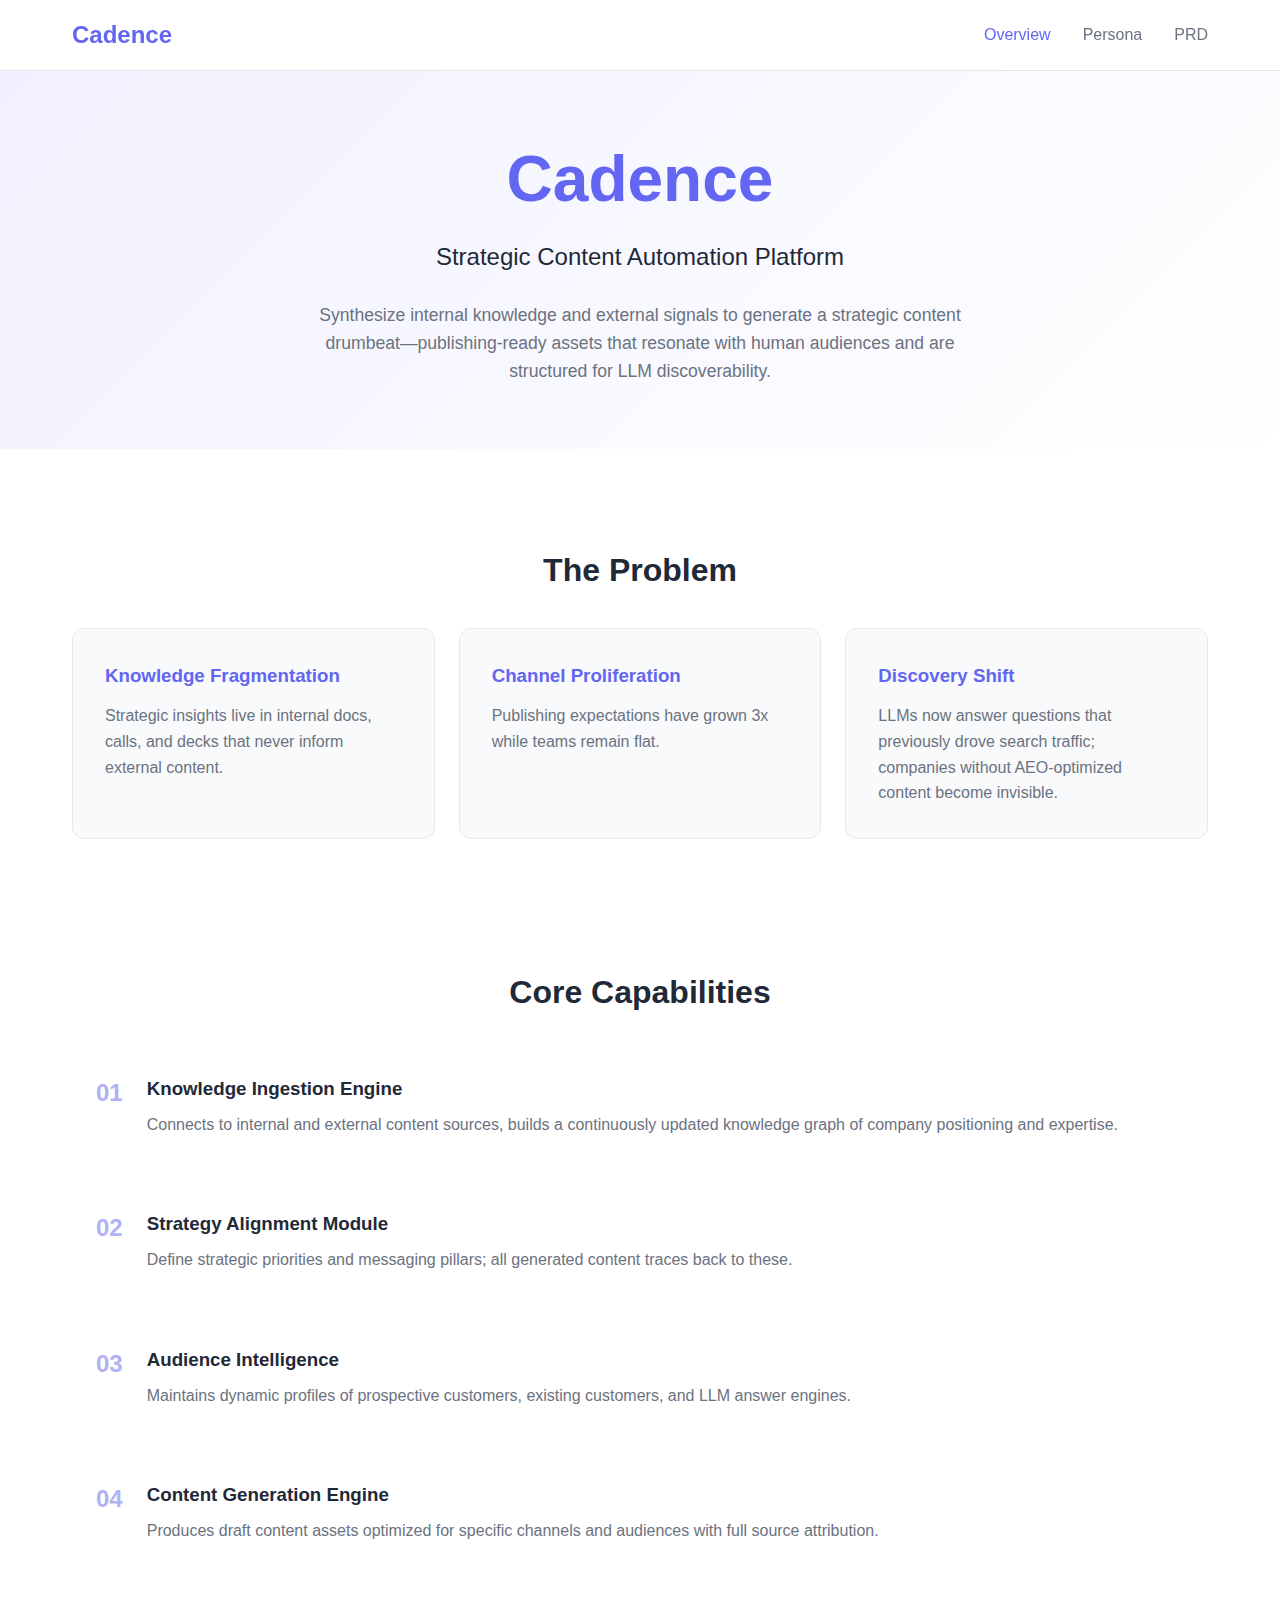
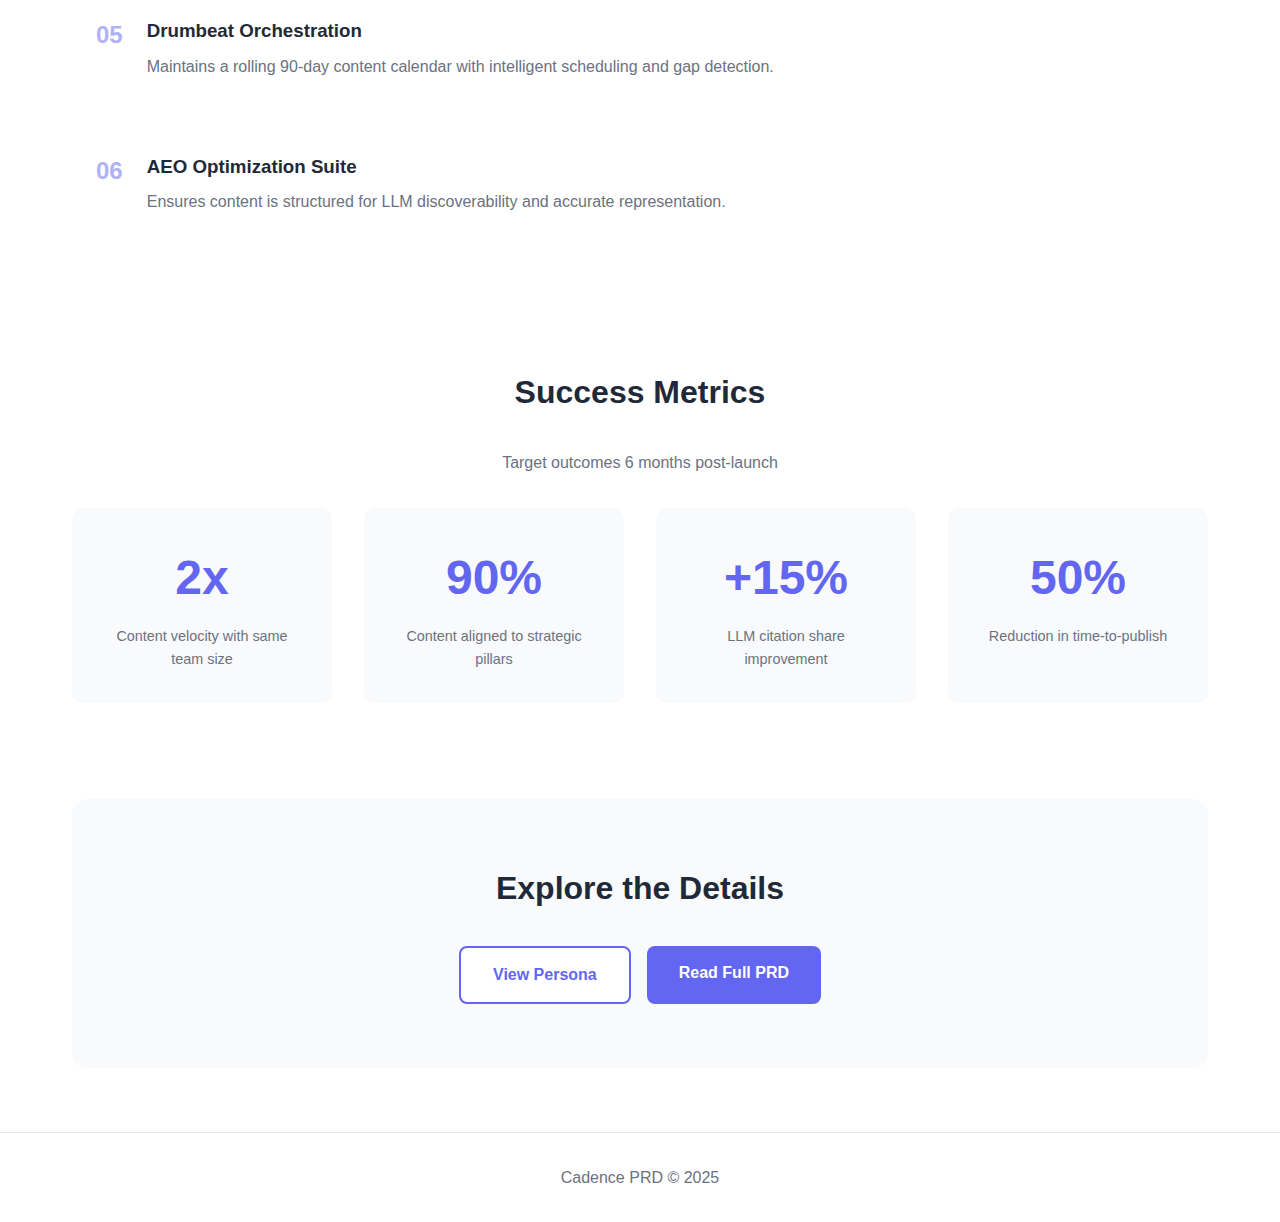
<file: index.html>
<!DOCTYPE html>
<html lang="en">
<head>
    <meta charset="UTF-8">
    <meta name="viewport" content="width=device-width, initial-scale=1.0">
    <title>Cadence - Strategic Content Automation Platform</title>
    <link rel="stylesheet" href="styles.css">
</head>
<body>
    <nav>
        <div class="nav-container">
            <a href="index.html" class="logo">Cadence</a>
            <div class="nav-links">
                <a href="index.html" class="active">Overview</a>
                <a href="persona.html">Persona</a>
                <a href="prd.html">PRD</a>
            </div>
        </div>
    </nav>

    <header class="hero">
        <h1>Cadence</h1>
        <p class="tagline">Strategic Content Automation Platform</p>
        <p class="subtitle">Synthesize internal knowledge and external signals to generate a strategic content drumbeat—publishing-ready assets that resonate with human audiences and are structured for LLM discoverability.</p>
    </header>

    <main>
        <section class="problem">
            <h2>The Problem</h2>
            <div class="card-grid">
                <div class="card">
                    <h3>Knowledge Fragmentation</h3>
                    <p>Strategic insights live in internal docs, calls, and decks that never inform external content.</p>
                </div>
                <div class="card">
                    <h3>Channel Proliferation</h3>
                    <p>Publishing expectations have grown 3x while teams remain flat.</p>
                </div>
                <div class="card">
                    <h3>Discovery Shift</h3>
                    <p>LLMs now answer questions that previously drove search traffic; companies without AEO-optimized content become invisible.</p>
                </div>
            </div>
        </section>

        <section class="capabilities">
            <h2>Core Capabilities</h2>
            <div class="capability-list">
                <div class="capability">
                    <span class="number">01</span>
                    <div>
                        <h3>Knowledge Ingestion Engine</h3>
                        <p>Connects to internal and external content sources, builds a continuously updated knowledge graph of company positioning and expertise.</p>
                    </div>
                </div>
                <div class="capability">
                    <span class="number">02</span>
                    <div>
                        <h3>Strategy Alignment Module</h3>
                        <p>Define strategic priorities and messaging pillars; all generated content traces back to these.</p>
                    </div>
                </div>
                <div class="capability">
                    <span class="number">03</span>
                    <div>
                        <h3>Audience Intelligence</h3>
                        <p>Maintains dynamic profiles of prospective customers, existing customers, and LLM answer engines.</p>
                    </div>
                </div>
                <div class="capability">
                    <span class="number">04</span>
                    <div>
                        <h3>Content Generation Engine</h3>
                        <p>Produces draft content assets optimized for specific channels and audiences with full source attribution.</p>
                    </div>
                </div>
                <div class="capability">
                    <span class="number">05</span>
                    <div>
                        <h3>Drumbeat Orchestration</h3>
                        <p>Maintains a rolling 90-day content calendar with intelligent scheduling and gap detection.</p>
                    </div>
                </div>
                <div class="capability">
                    <span class="number">06</span>
                    <div>
                        <h3>AEO Optimization Suite</h3>
                        <p>Ensures content is structured for LLM discoverability and accurate representation.</p>
                    </div>
                </div>
            </div>
        </section>

        <section class="metrics">
            <h2>Success Metrics</h2>
            <p class="metrics-intro">Target outcomes 6 months post-launch</p>
            <div class="metrics-grid">
                <div class="metric">
                    <span class="metric-value">2x</span>
                    <span class="metric-label">Content velocity with same team size</span>
                </div>
                <div class="metric">
                    <span class="metric-value">90%</span>
                    <span class="metric-label">Content aligned to strategic pillars</span>
                </div>
                <div class="metric">
                    <span class="metric-value">+15%</span>
                    <span class="metric-label">LLM citation share improvement</span>
                </div>
                <div class="metric">
                    <span class="metric-value">50%</span>
                    <span class="metric-label">Reduction in time-to-publish</span>
                </div>
            </div>
        </section>

        <section class="cta">
            <h2>Explore the Details</h2>
            <div class="cta-buttons">
                <a href="persona.html" class="btn btn-secondary">View Persona</a>
                <a href="prd.html" class="btn btn-primary">Read Full PRD</a>
            </div>
        </section>
    </main>

    <footer>
        <p>Cadence PRD &copy; 2025</p>
    </footer>
</body>
</html>
</file>
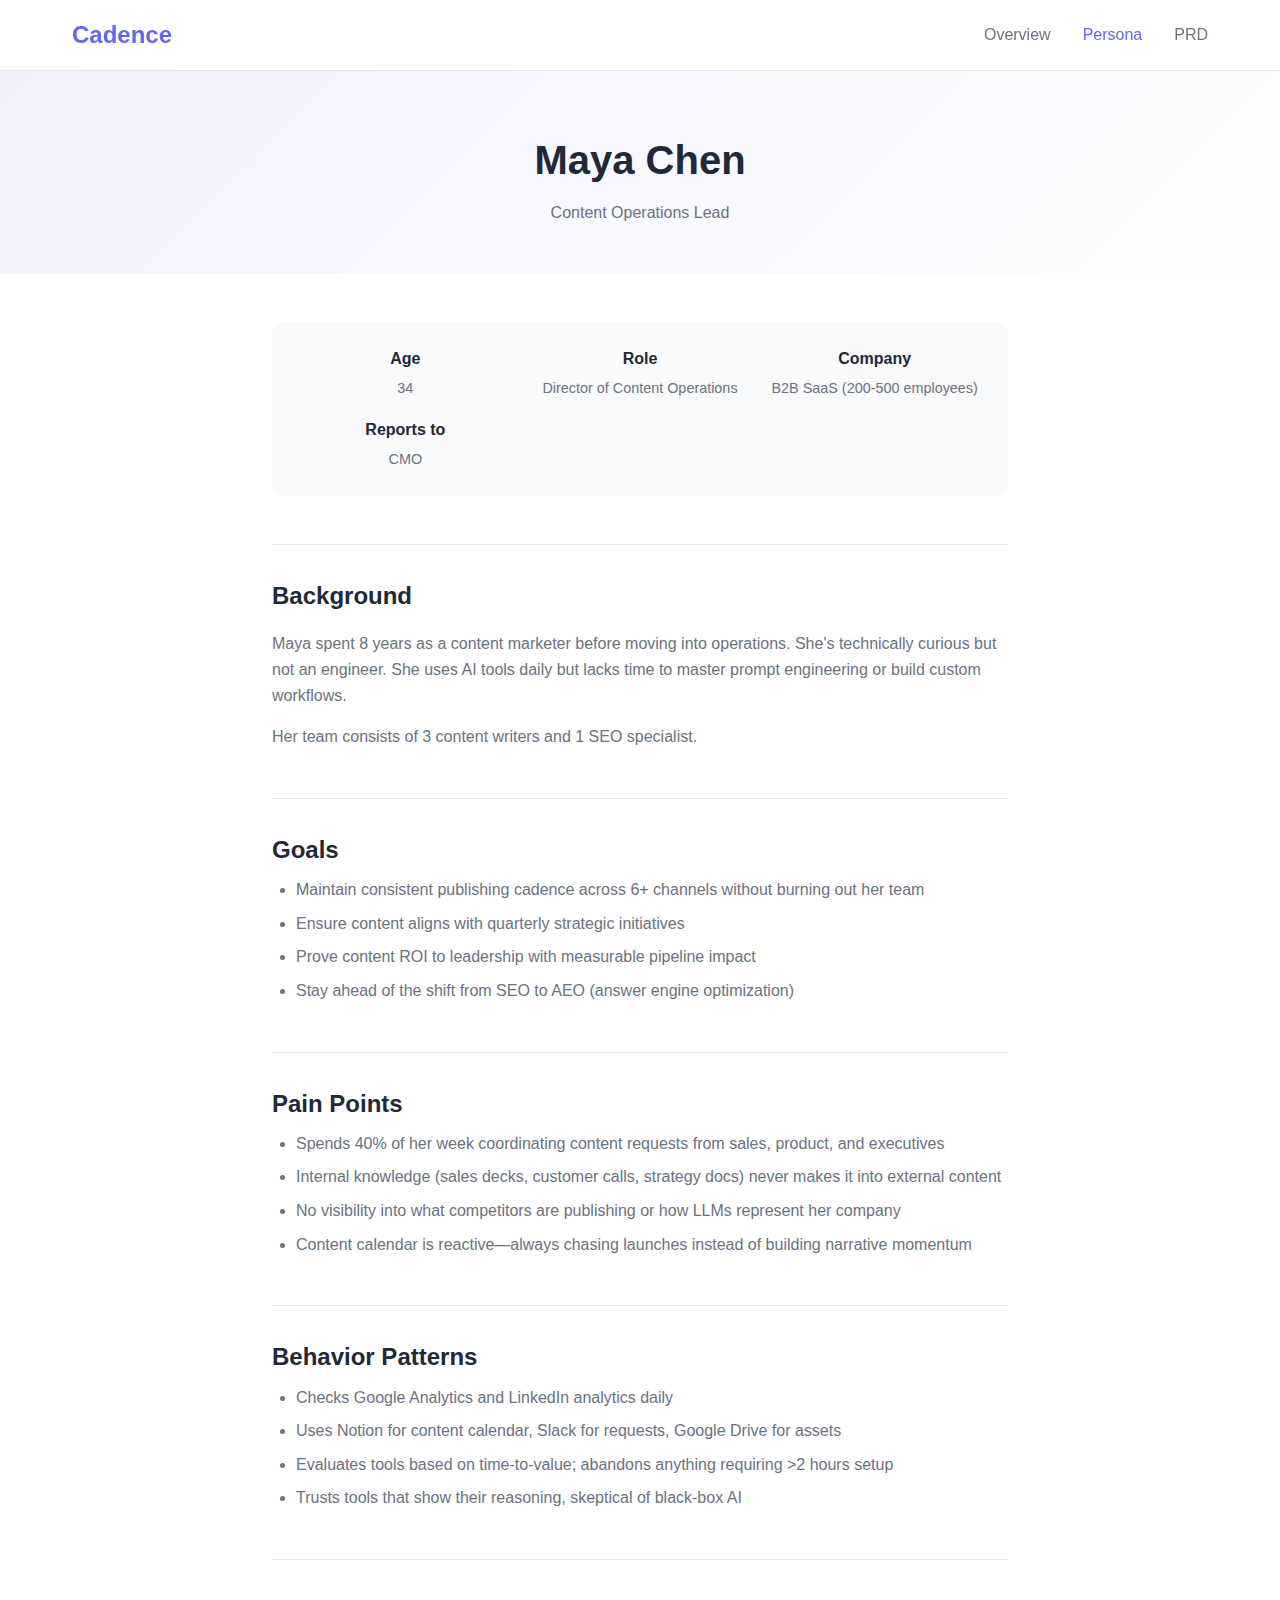
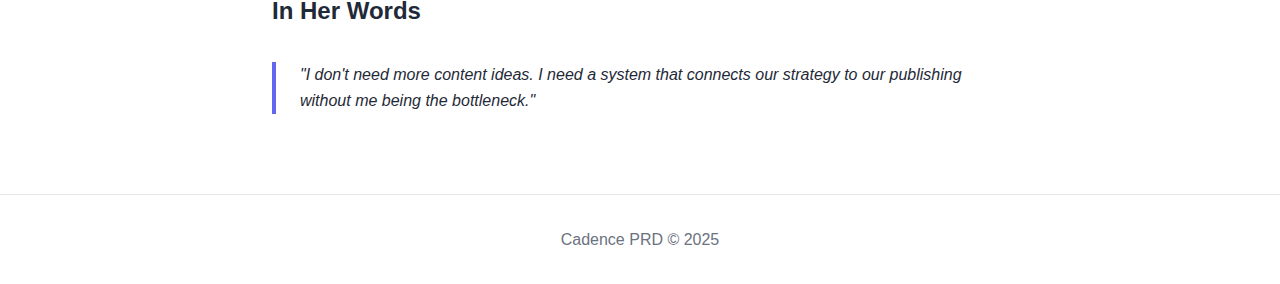
<file: persona.html>
<!DOCTYPE html>
<html lang="en">
<head>
    <meta charset="UTF-8">
    <meta name="viewport" content="width=device-width, initial-scale=1.0">
    <title>Persona - Cadence</title>
    <link rel="stylesheet" href="styles.css">
</head>
<body>
    <nav>
        <div class="nav-container">
            <a href="index.html" class="logo">Cadence</a>
            <div class="nav-links">
                <a href="index.html">Overview</a>
                <a href="persona.html" class="active">Persona</a>
                <a href="prd.html">PRD</a>
            </div>
        </div>
    </nav>

    <header class="page-header">
        <h1>Maya Chen</h1>
        <p>Content Operations Lead</p>
    </header>

    <main class="content">
        <div class="persona-meta">
            <div>
                <strong>Age</strong>
                <span>34</span>
            </div>
            <div>
                <strong>Role</strong>
                <span>Director of Content Operations</span>
            </div>
            <div>
                <strong>Company</strong>
                <span>B2B SaaS (200-500 employees)</span>
            </div>
            <div>
                <strong>Reports to</strong>
                <span>CMO</span>
            </div>
        </div>

        <h2>Background</h2>
        <p>Maya spent 8 years as a content marketer before moving into operations. She's technically curious but not an engineer. She uses AI tools daily but lacks time to master prompt engineering or build custom workflows.</p>
        <p>Her team consists of 3 content writers and 1 SEO specialist.</p>

        <h2>Goals</h2>
        <ul>
            <li>Maintain consistent publishing cadence across 6+ channels without burning out her team</li>
            <li>Ensure content aligns with quarterly strategic initiatives</li>
            <li>Prove content ROI to leadership with measurable pipeline impact</li>
            <li>Stay ahead of the shift from SEO to AEO (answer engine optimization)</li>
        </ul>

        <h2>Pain Points</h2>
        <ul>
            <li>Spends 40% of her week coordinating content requests from sales, product, and executives</li>
            <li>Internal knowledge (sales decks, customer calls, strategy docs) never makes it into external content</li>
            <li>No visibility into what competitors are publishing or how LLMs represent her company</li>
            <li>Content calendar is reactive—always chasing launches instead of building narrative momentum</li>
        </ul>

        <h2>Behavior Patterns</h2>
        <ul>
            <li>Checks Google Analytics and LinkedIn analytics daily</li>
            <li>Uses Notion for content calendar, Slack for requests, Google Drive for assets</li>
            <li>Evaluates tools based on time-to-value; abandons anything requiring >2 hours setup</li>
            <li>Trusts tools that show their reasoning, skeptical of black-box AI</li>
        </ul>

        <h2>In Her Words</h2>
        <blockquote>
            "I don't need more content ideas. I need a system that connects our strategy to our publishing without me being the bottleneck."
        </blockquote>
    </main>

    <footer>
        <p>Cadence PRD &copy; 2025</p>
    </footer>
</body>
</html>
</file>
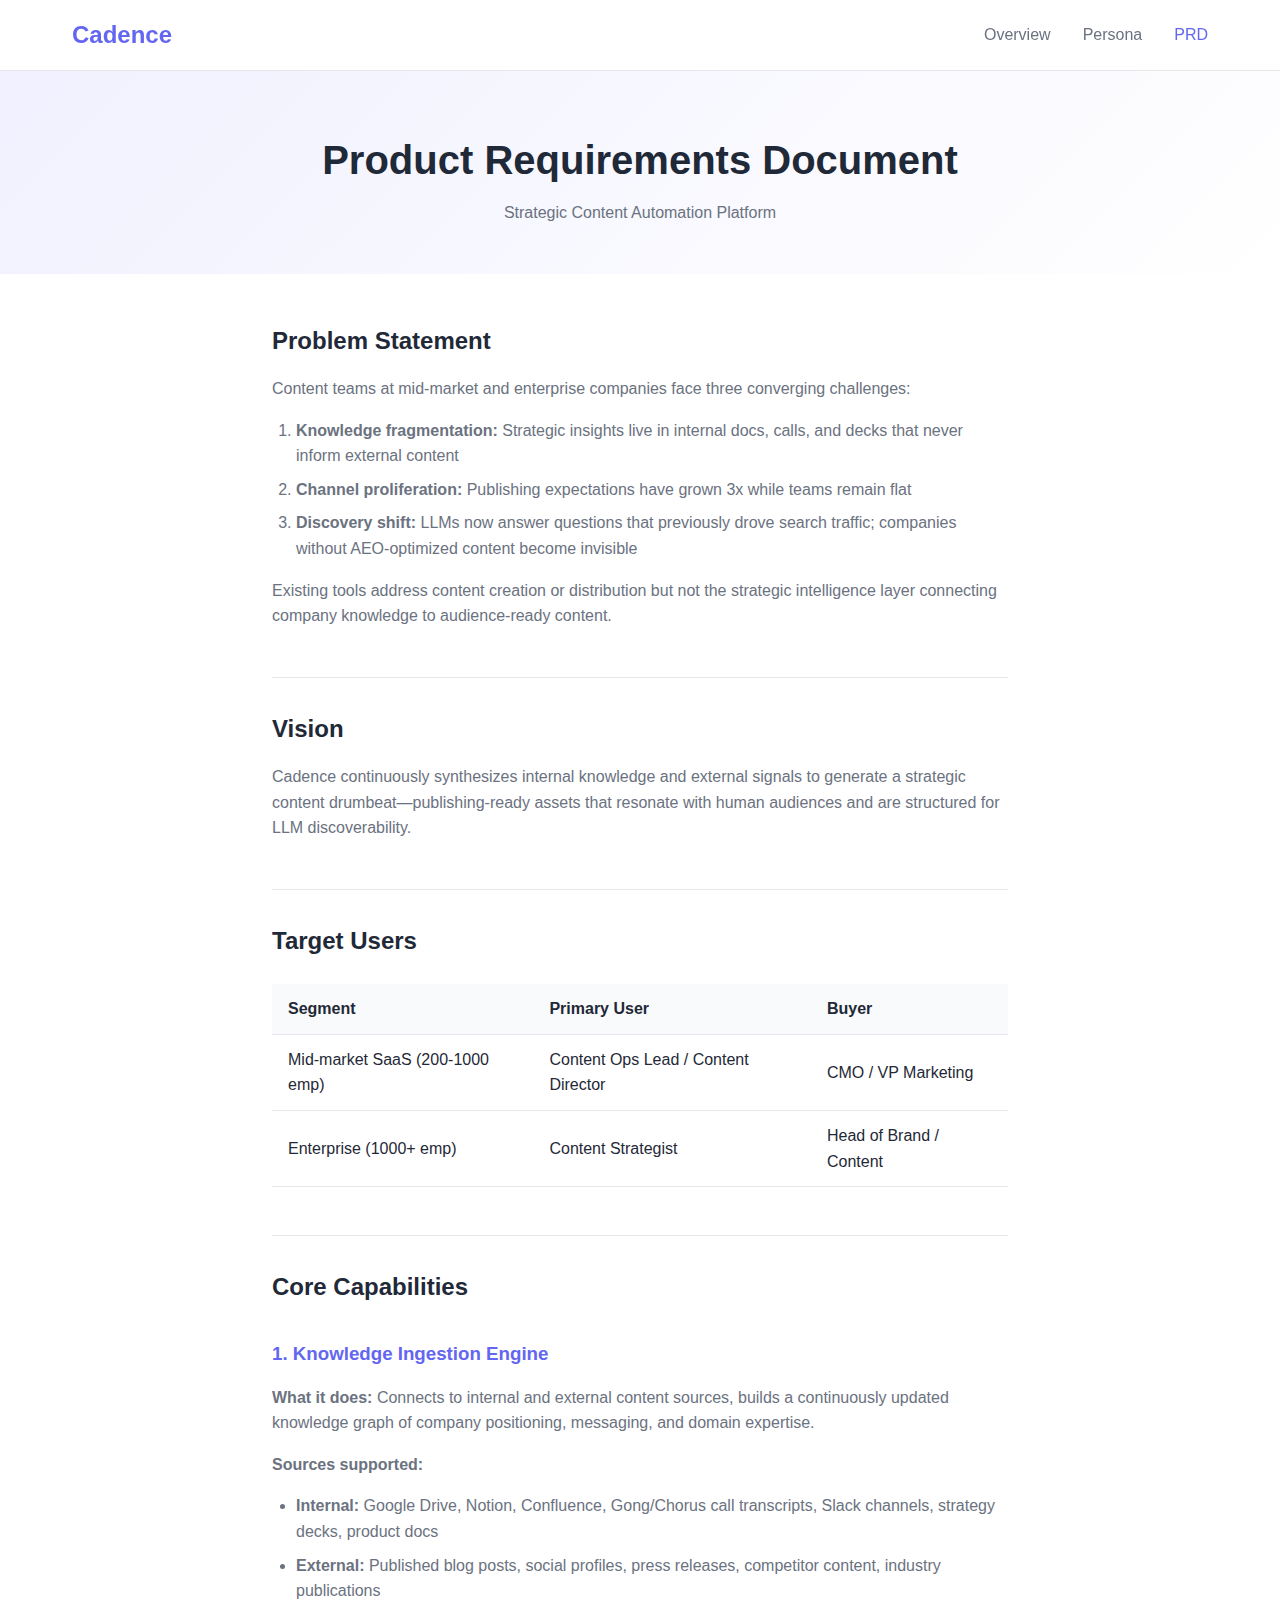
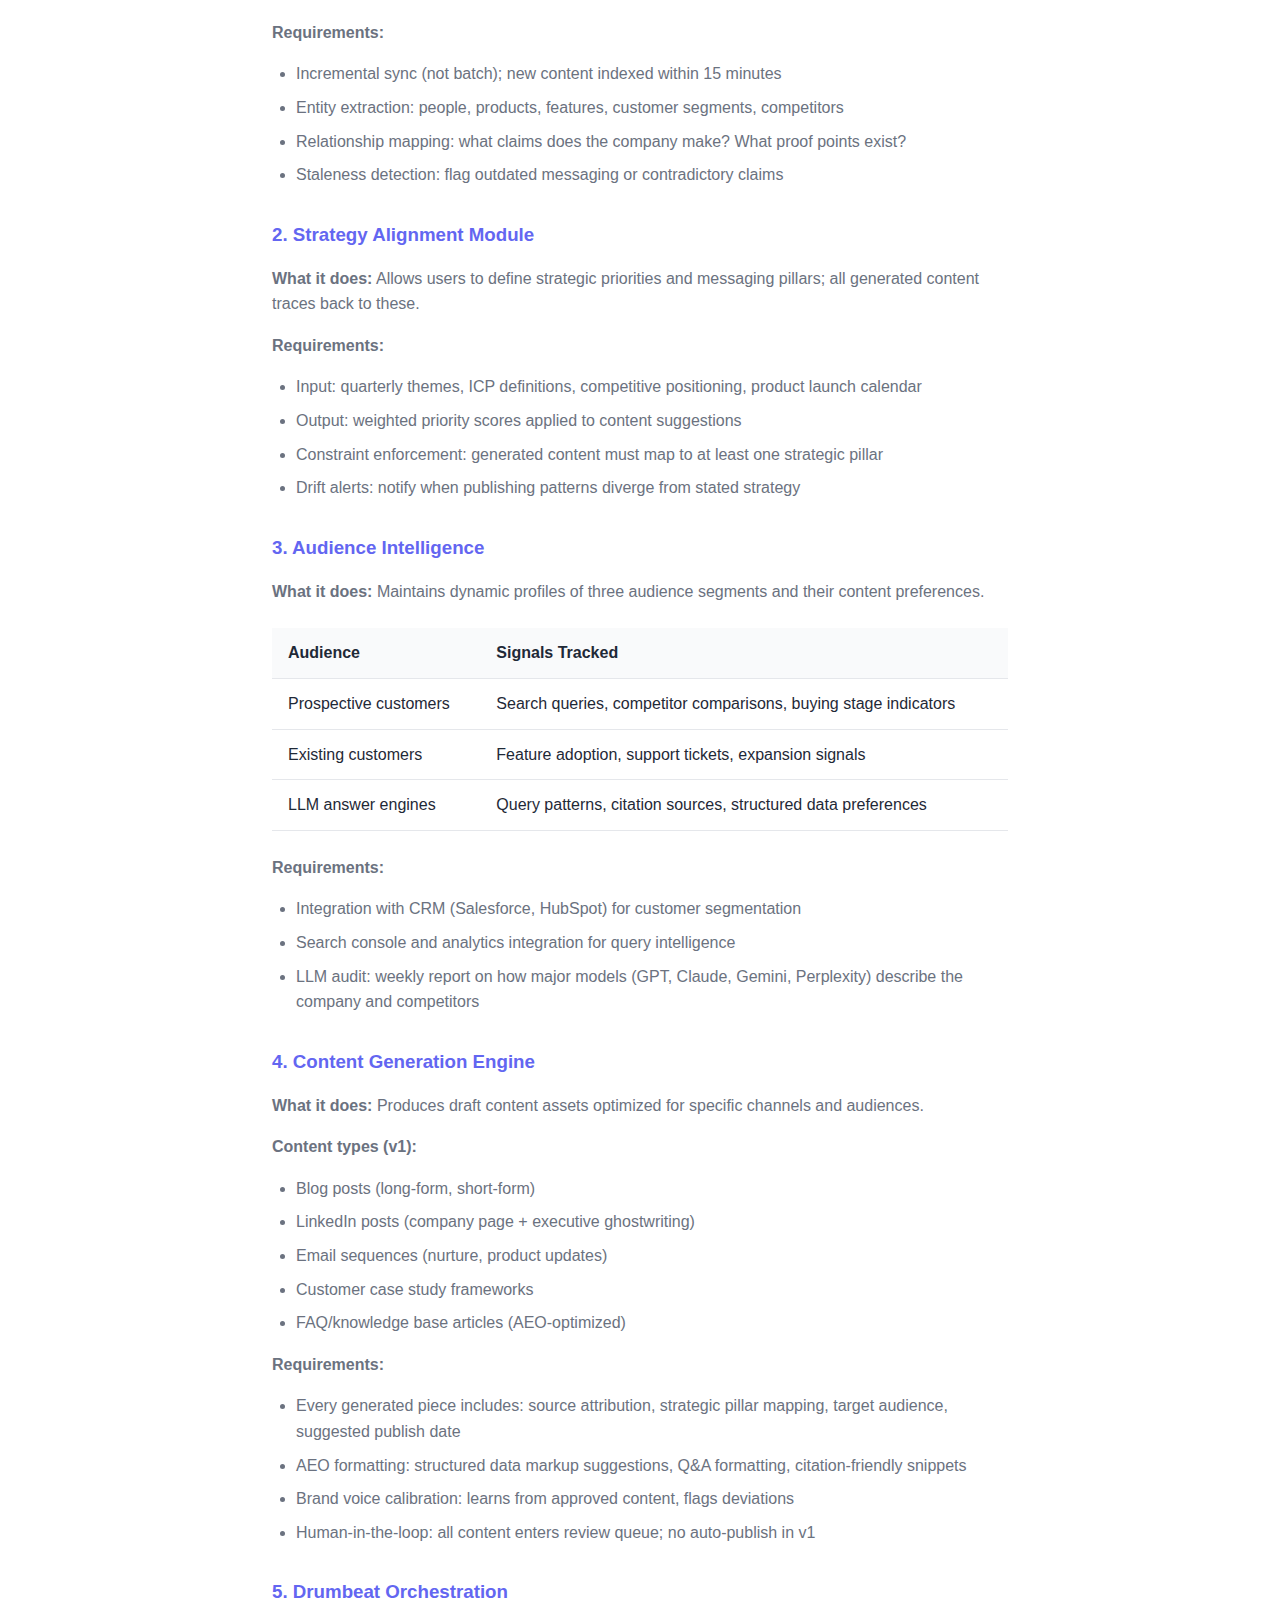
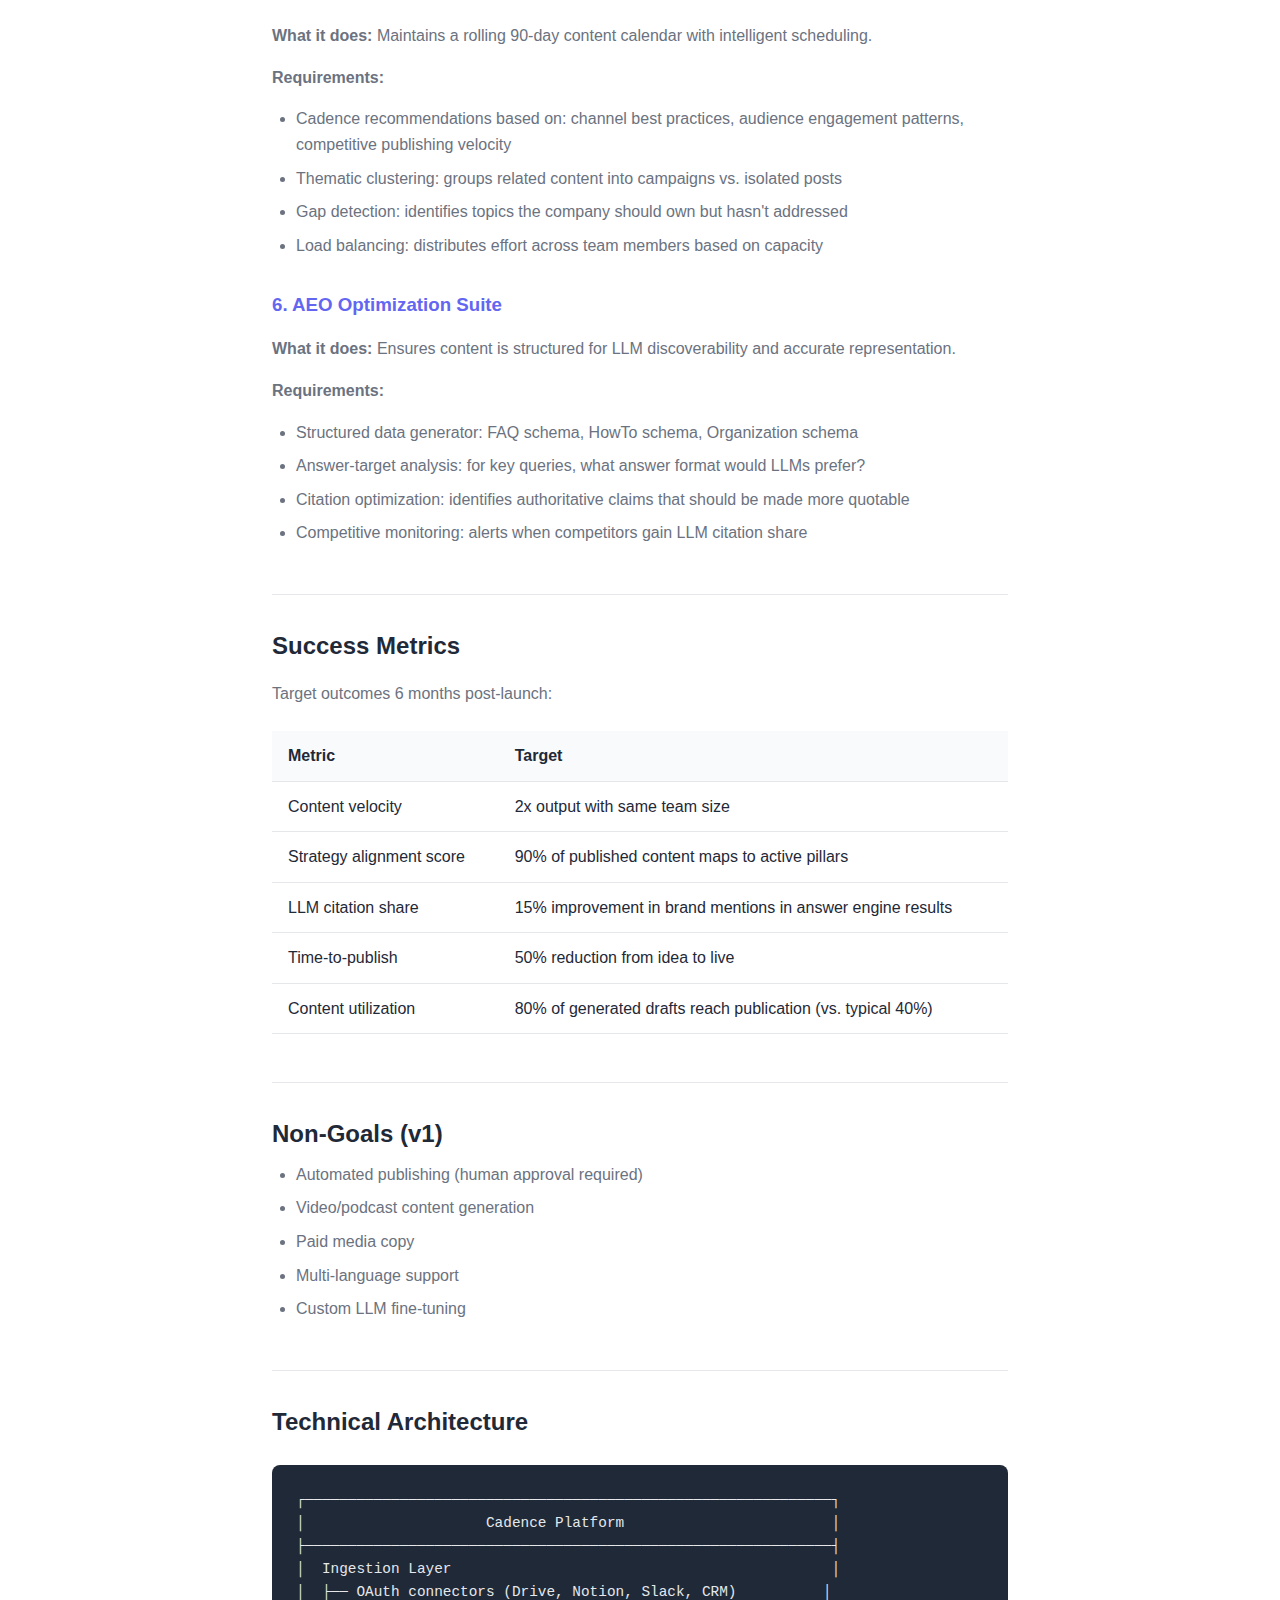
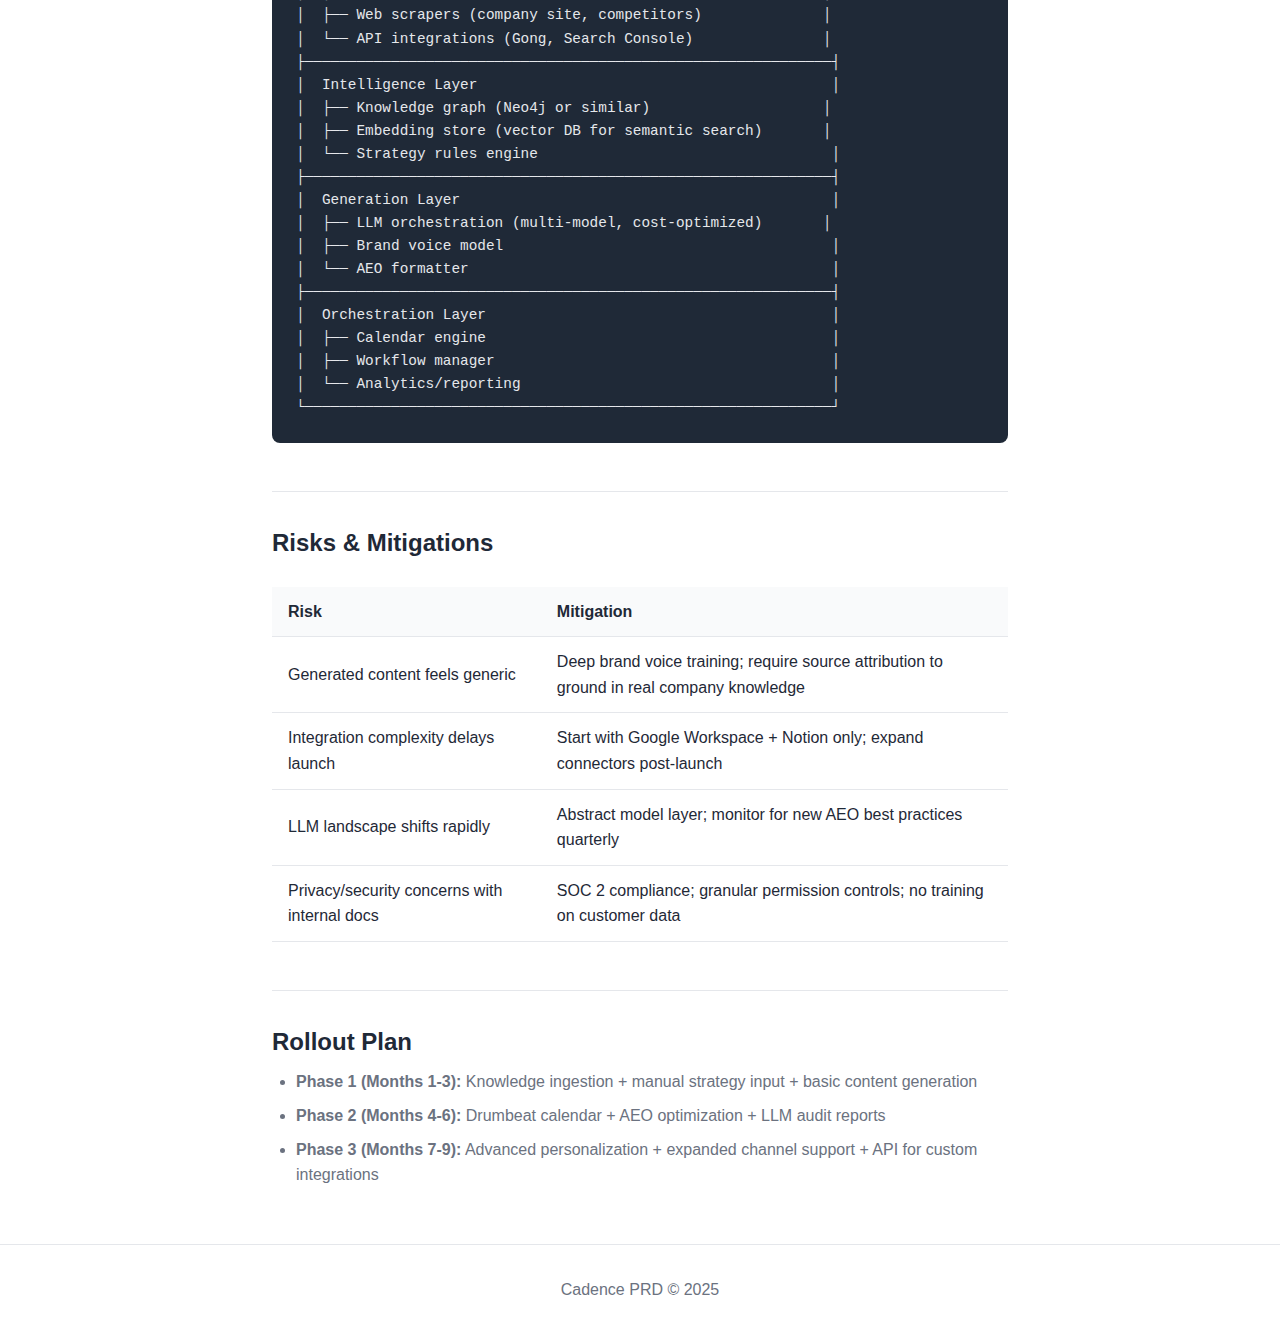
<file: prd.html>
<!DOCTYPE html>
<html lang="en">
<head>
    <meta charset="UTF-8">
    <meta name="viewport" content="width=device-width, initial-scale=1.0">
    <title>PRD - Cadence</title>
    <link rel="stylesheet" href="styles.css">
</head>
<body>
    <nav>
        <div class="nav-container">
            <a href="index.html" class="logo">Cadence</a>
            <div class="nav-links">
                <a href="index.html">Overview</a>
                <a href="persona.html">Persona</a>
                <a href="prd.html" class="active">PRD</a>
            </div>
        </div>
    </nav>

    <header class="page-header">
        <h1>Product Requirements Document</h1>
        <p>Strategic Content Automation Platform</p>
    </header>

    <main class="content">
        <h2>Problem Statement</h2>
        <p>Content teams at mid-market and enterprise companies face three converging challenges:</p>
        <ol>
            <li><strong>Knowledge fragmentation:</strong> Strategic insights live in internal docs, calls, and decks that never inform external content</li>
            <li><strong>Channel proliferation:</strong> Publishing expectations have grown 3x while teams remain flat</li>
            <li><strong>Discovery shift:</strong> LLMs now answer questions that previously drove search traffic; companies without AEO-optimized content become invisible</li>
        </ol>
        <p>Existing tools address content creation or distribution but not the strategic intelligence layer connecting company knowledge to audience-ready content.</p>

        <h2>Vision</h2>
        <p>Cadence continuously synthesizes internal knowledge and external signals to generate a strategic content drumbeat—publishing-ready assets that resonate with human audiences and are structured for LLM discoverability.</p>

        <h2>Target Users</h2>
        <table>
            <thead>
                <tr>
                    <th>Segment</th>
                    <th>Primary User</th>
                    <th>Buyer</th>
                </tr>
            </thead>
            <tbody>
                <tr>
                    <td>Mid-market SaaS (200-1000 emp)</td>
                    <td>Content Ops Lead / Content Director</td>
                    <td>CMO / VP Marketing</td>
                </tr>
                <tr>
                    <td>Enterprise (1000+ emp)</td>
                    <td>Content Strategist</td>
                    <td>Head of Brand / Content</td>
                </tr>
            </tbody>
        </table>

        <h2>Core Capabilities</h2>

        <h3>1. Knowledge Ingestion Engine</h3>
        <p><strong>What it does:</strong> Connects to internal and external content sources, builds a continuously updated knowledge graph of company positioning, messaging, and domain expertise.</p>
        <p><strong>Sources supported:</strong></p>
        <ul>
            <li><strong>Internal:</strong> Google Drive, Notion, Confluence, Gong/Chorus call transcripts, Slack channels, strategy decks, product docs</li>
            <li><strong>External:</strong> Published blog posts, social profiles, press releases, competitor content, industry publications</li>
        </ul>
        <p><strong>Requirements:</strong></p>
        <ul>
            <li>Incremental sync (not batch); new content indexed within 15 minutes</li>
            <li>Entity extraction: people, products, features, customer segments, competitors</li>
            <li>Relationship mapping: what claims does the company make? What proof points exist?</li>
            <li>Staleness detection: flag outdated messaging or contradictory claims</li>
        </ul>

        <h3>2. Strategy Alignment Module</h3>
        <p><strong>What it does:</strong> Allows users to define strategic priorities and messaging pillars; all generated content traces back to these.</p>
        <p><strong>Requirements:</strong></p>
        <ul>
            <li>Input: quarterly themes, ICP definitions, competitive positioning, product launch calendar</li>
            <li>Output: weighted priority scores applied to content suggestions</li>
            <li>Constraint enforcement: generated content must map to at least one strategic pillar</li>
            <li>Drift alerts: notify when publishing patterns diverge from stated strategy</li>
        </ul>

        <h3>3. Audience Intelligence</h3>
        <p><strong>What it does:</strong> Maintains dynamic profiles of three audience segments and their content preferences.</p>
        <table>
            <thead>
                <tr>
                    <th>Audience</th>
                    <th>Signals Tracked</th>
                </tr>
            </thead>
            <tbody>
                <tr>
                    <td>Prospective customers</td>
                    <td>Search queries, competitor comparisons, buying stage indicators</td>
                </tr>
                <tr>
                    <td>Existing customers</td>
                    <td>Feature adoption, support tickets, expansion signals</td>
                </tr>
                <tr>
                    <td>LLM answer engines</td>
                    <td>Query patterns, citation sources, structured data preferences</td>
                </tr>
            </tbody>
        </table>
        <p><strong>Requirements:</strong></p>
        <ul>
            <li>Integration with CRM (Salesforce, HubSpot) for customer segmentation</li>
            <li>Search console and analytics integration for query intelligence</li>
            <li>LLM audit: weekly report on how major models (GPT, Claude, Gemini, Perplexity) describe the company and competitors</li>
        </ul>

        <h3>4. Content Generation Engine</h3>
        <p><strong>What it does:</strong> Produces draft content assets optimized for specific channels and audiences.</p>
        <p><strong>Content types (v1):</strong></p>
        <ul>
            <li>Blog posts (long-form, short-form)</li>
            <li>LinkedIn posts (company page + executive ghostwriting)</li>
            <li>Email sequences (nurture, product updates)</li>
            <li>Customer case study frameworks</li>
            <li>FAQ/knowledge base articles (AEO-optimized)</li>
        </ul>
        <p><strong>Requirements:</strong></p>
        <ul>
            <li>Every generated piece includes: source attribution, strategic pillar mapping, target audience, suggested publish date</li>
            <li>AEO formatting: structured data markup suggestions, Q&A formatting, citation-friendly snippets</li>
            <li>Brand voice calibration: learns from approved content, flags deviations</li>
            <li>Human-in-the-loop: all content enters review queue; no auto-publish in v1</li>
        </ul>

        <h3>5. Drumbeat Orchestration</h3>
        <p><strong>What it does:</strong> Maintains a rolling 90-day content calendar with intelligent scheduling.</p>
        <p><strong>Requirements:</strong></p>
        <ul>
            <li>Cadence recommendations based on: channel best practices, audience engagement patterns, competitive publishing velocity</li>
            <li>Thematic clustering: groups related content into campaigns vs. isolated posts</li>
            <li>Gap detection: identifies topics the company should own but hasn't addressed</li>
            <li>Load balancing: distributes effort across team members based on capacity</li>
        </ul>

        <h3>6. AEO Optimization Suite</h3>
        <p><strong>What it does:</strong> Ensures content is structured for LLM discoverability and accurate representation.</p>
        <p><strong>Requirements:</strong></p>
        <ul>
            <li>Structured data generator: FAQ schema, HowTo schema, Organization schema</li>
            <li>Answer-target analysis: for key queries, what answer format would LLMs prefer?</li>
            <li>Citation optimization: identifies authoritative claims that should be made more quotable</li>
            <li>Competitive monitoring: alerts when competitors gain LLM citation share</li>
        </ul>

        <h2>Success Metrics</h2>
        <p>Target outcomes 6 months post-launch:</p>
        <table>
            <thead>
                <tr>
                    <th>Metric</th>
                    <th>Target</th>
                </tr>
            </thead>
            <tbody>
                <tr>
                    <td>Content velocity</td>
                    <td>2x output with same team size</td>
                </tr>
                <tr>
                    <td>Strategy alignment score</td>
                    <td>90% of published content maps to active pillars</td>
                </tr>
                <tr>
                    <td>LLM citation share</td>
                    <td>15% improvement in brand mentions in answer engine results</td>
                </tr>
                <tr>
                    <td>Time-to-publish</td>
                    <td>50% reduction from idea to live</td>
                </tr>
                <tr>
                    <td>Content utilization</td>
                    <td>80% of generated drafts reach publication (vs. typical 40%)</td>
                </tr>
            </tbody>
        </table>

        <h2>Non-Goals (v1)</h2>
        <ul>
            <li>Automated publishing (human approval required)</li>
            <li>Video/podcast content generation</li>
            <li>Paid media copy</li>
            <li>Multi-language support</li>
            <li>Custom LLM fine-tuning</li>
        </ul>

        <h2>Technical Architecture</h2>
        <pre><code>┌─────────────────────────────────────────────────────────────┐
│                     Cadence Platform                        │
├─────────────────────────────────────────────────────────────┤
│  Ingestion Layer                                            │
│  ├── OAuth connectors (Drive, Notion, Slack, CRM)          │
│  ├── Web scrapers (company site, competitors)              │
│  └── API integrations (Gong, Search Console)               │
├─────────────────────────────────────────────────────────────┤
│  Intelligence Layer                                         │
│  ├── Knowledge graph (Neo4j or similar)                    │
│  ├── Embedding store (vector DB for semantic search)       │
│  └── Strategy rules engine                                  │
├─────────────────────────────────────────────────────────────┤
│  Generation Layer                                           │
│  ├── LLM orchestration (multi-model, cost-optimized)       │
│  ├── Brand voice model                                      │
│  └── AEO formatter                                          │
├─────────────────────────────────────────────────────────────┤
│  Orchestration Layer                                        │
│  ├── Calendar engine                                        │
│  ├── Workflow manager                                       │
│  └── Analytics/reporting                                    │
└─────────────────────────────────────────────────────────────┘</code></pre>

        <h2>Risks & Mitigations</h2>
        <table>
            <thead>
                <tr>
                    <th>Risk</th>
                    <th>Mitigation</th>
                </tr>
            </thead>
            <tbody>
                <tr>
                    <td>Generated content feels generic</td>
                    <td>Deep brand voice training; require source attribution to ground in real company knowledge</td>
                </tr>
                <tr>
                    <td>Integration complexity delays launch</td>
                    <td>Start with Google Workspace + Notion only; expand connectors post-launch</td>
                </tr>
                <tr>
                    <td>LLM landscape shifts rapidly</td>
                    <td>Abstract model layer; monitor for new AEO best practices quarterly</td>
                </tr>
                <tr>
                    <td>Privacy/security concerns with internal docs</td>
                    <td>SOC 2 compliance; granular permission controls; no training on customer data</td>
                </tr>
            </tbody>
        </table>

        <h2>Rollout Plan</h2>
        <ul>
            <li><strong>Phase 1 (Months 1-3):</strong> Knowledge ingestion + manual strategy input + basic content generation</li>
            <li><strong>Phase 2 (Months 4-6):</strong> Drumbeat calendar + AEO optimization + LLM audit reports</li>
            <li><strong>Phase 3 (Months 7-9):</strong> Advanced personalization + expanded channel support + API for custom integrations</li>
        </ul>
    </main>

    <footer>
        <p>Cadence PRD &copy; 2025</p>
    </footer>
</body>
</html>
</file>
<file: styles.css>
* {
    margin: 0;
    padding: 0;
    box-sizing: border-box;
}

:root {
    --primary: #6366f1;
    --primary-dark: #4f46e5;
    --text: #1f2937;
    --text-light: #6b7280;
    --bg: #ffffff;
    --bg-alt: #f9fafb;
    --border: #e5e7eb;
}

body {
    font-family: -apple-system, BlinkMacSystemFont, 'Segoe UI', Roboto, Oxygen, Ubuntu, sans-serif;
    line-height: 1.6;
    color: var(--text);
    background: var(--bg);
}

/* Navigation */
nav {
    position: fixed;
    top: 0;
    width: 100%;
    background: rgba(255, 255, 255, 0.95);
    backdrop-filter: blur(10px);
    border-bottom: 1px solid var(--border);
    z-index: 100;
}

.nav-container {
    max-width: 1200px;
    margin: 0 auto;
    padding: 1rem 2rem;
    display: flex;
    justify-content: space-between;
    align-items: center;
}

.logo {
    font-size: 1.5rem;
    font-weight: 700;
    color: var(--primary);
    text-decoration: none;
}

.nav-links {
    display: flex;
    gap: 2rem;
}

.nav-links a {
    text-decoration: none;
    color: var(--text-light);
    font-weight: 500;
    transition: color 0.2s;
}

.nav-links a:hover,
.nav-links a.active {
    color: var(--primary);
}

/* Hero */
.hero {
    padding: 8rem 2rem 4rem;
    text-align: center;
    background: linear-gradient(135deg, #f0f0ff 0%, #fff 100%);
}

.hero h1 {
    font-size: 4rem;
    font-weight: 800;
    color: var(--primary);
    margin-bottom: 0.5rem;
}

.tagline {
    font-size: 1.5rem;
    color: var(--text);
    margin-bottom: 1.5rem;
}

.subtitle {
    max-width: 700px;
    margin: 0 auto;
    color: var(--text-light);
    font-size: 1.1rem;
}

/* Main Content */
main {
    max-width: 1200px;
    margin: 0 auto;
    padding: 2rem;
}

section {
    padding: 4rem 0;
}

section h2 {
    font-size: 2rem;
    margin-bottom: 2rem;
    text-align: center;
}

/* Cards */
.card-grid {
    display: grid;
    grid-template-columns: repeat(auto-fit, minmax(300px, 1fr));
    gap: 1.5rem;
}

.card {
    background: var(--bg-alt);
    border: 1px solid var(--border);
    border-radius: 12px;
    padding: 2rem;
}

.card h3 {
    color: var(--primary);
    margin-bottom: 0.75rem;
}

.card p {
    color: var(--text-light);
}

/* Capabilities */
.capability-list {
    display: flex;
    flex-direction: column;
    gap: 1.5rem;
}

.capability {
    display: flex;
    gap: 1.5rem;
    align-items: flex-start;
    padding: 1.5rem;
    border-radius: 12px;
    transition: background 0.2s;
}

.capability:hover {
    background: var(--bg-alt);
}

.capability .number {
    font-size: 1.5rem;
    font-weight: 700;
    color: var(--primary);
    opacity: 0.5;
}

.capability h3 {
    margin-bottom: 0.5rem;
}

.capability p {
    color: var(--text-light);
}

/* Metrics */
.metrics-intro {
    text-align: center;
    color: var(--text-light);
    margin-bottom: 2rem;
}

.metrics-grid {
    display: grid;
    grid-template-columns: repeat(auto-fit, minmax(200px, 1fr));
    gap: 2rem;
}

.metric {
    text-align: center;
    padding: 2rem;
    background: var(--bg-alt);
    border-radius: 12px;
}

.metric-value {
    display: block;
    font-size: 3rem;
    font-weight: 800;
    color: var(--primary);
}

.metric-label {
    display: block;
    margin-top: 0.5rem;
    color: var(--text-light);
    font-size: 0.9rem;
}

/* CTA */
.cta {
    text-align: center;
    padding: 4rem 2rem;
    background: var(--bg-alt);
    border-radius: 16px;
    margin: 2rem 0;
}

.cta-buttons {
    display: flex;
    gap: 1rem;
    justify-content: center;
    margin-top: 1.5rem;
}

.btn {
    display: inline-block;
    padding: 0.875rem 2rem;
    border-radius: 8px;
    text-decoration: none;
    font-weight: 600;
    transition: all 0.2s;
}

.btn-primary {
    background: var(--primary);
    color: white;
}

.btn-primary:hover {
    background: var(--primary-dark);
}

.btn-secondary {
    background: white;
    color: var(--primary);
    border: 2px solid var(--primary);
}

.btn-secondary:hover {
    background: var(--primary);
    color: white;
}

/* Footer */
footer {
    text-align: center;
    padding: 2rem;
    color: var(--text-light);
    border-top: 1px solid var(--border);
}

/* Page Content (for persona and PRD pages) */
.page-header {
    padding: 8rem 2rem 3rem;
    text-align: center;
    background: linear-gradient(135deg, #f0f0ff 0%, #fff 100%);
}

.page-header h1 {
    font-size: 2.5rem;
    margin-bottom: 0.5rem;
}

.page-header p {
    color: var(--text-light);
}

.content {
    max-width: 800px;
    margin: 0 auto;
    padding: 3rem 2rem;
}

.content h2 {
    text-align: left;
    margin-top: 3rem;
    padding-top: 2rem;
    border-top: 1px solid var(--border);
}

.content h2:first-child {
    margin-top: 0;
    padding-top: 0;
    border-top: none;
}

.content h3 {
    margin-top: 2rem;
    color: var(--primary);
}

.content p, .content li {
    color: var(--text-light);
    margin: 1rem 0;
}

.content ul, .content ol {
    padding-left: 1.5rem;
}

.content li {
    margin: 0.5rem 0;
}

.content blockquote {
    border-left: 4px solid var(--primary);
    padding-left: 1.5rem;
    margin: 2rem 0;
    font-style: italic;
    color: var(--text);
}

.content table {
    width: 100%;
    border-collapse: collapse;
    margin: 1.5rem 0;
}

.content th, .content td {
    padding: 0.75rem 1rem;
    text-align: left;
    border-bottom: 1px solid var(--border);
}

.content th {
    background: var(--bg-alt);
    font-weight: 600;
}

.content code {
    background: var(--bg-alt);
    padding: 0.2rem 0.5rem;
    border-radius: 4px;
    font-size: 0.9rem;
}

.content pre {
    background: var(--text);
    color: #e5e7eb;
    padding: 1.5rem;
    border-radius: 8px;
    overflow-x: auto;
    margin: 1.5rem 0;
}

.content pre code {
    background: none;
    padding: 0;
}

.persona-meta {
    display: grid;
    grid-template-columns: repeat(auto-fit, minmax(200px, 1fr));
    gap: 1rem;
    background: var(--bg-alt);
    padding: 1.5rem;
    border-radius: 12px;
    margin-bottom: 2rem;
}

.persona-meta div {
    text-align: center;
}

.persona-meta strong {
    display: block;
    color: var(--text);
    margin-bottom: 0.25rem;
}

.persona-meta span {
    color: var(--text-light);
    font-size: 0.9rem;
}

/* Responsive */
@media (max-width: 768px) {
    .hero h1 {
        font-size: 2.5rem;
    }

    .tagline {
        font-size: 1.2rem;
    }

    .nav-links {
        gap: 1rem;
    }

    .cta-buttons {
        flex-direction: column;
        align-items: center;
    }
}
</file>
